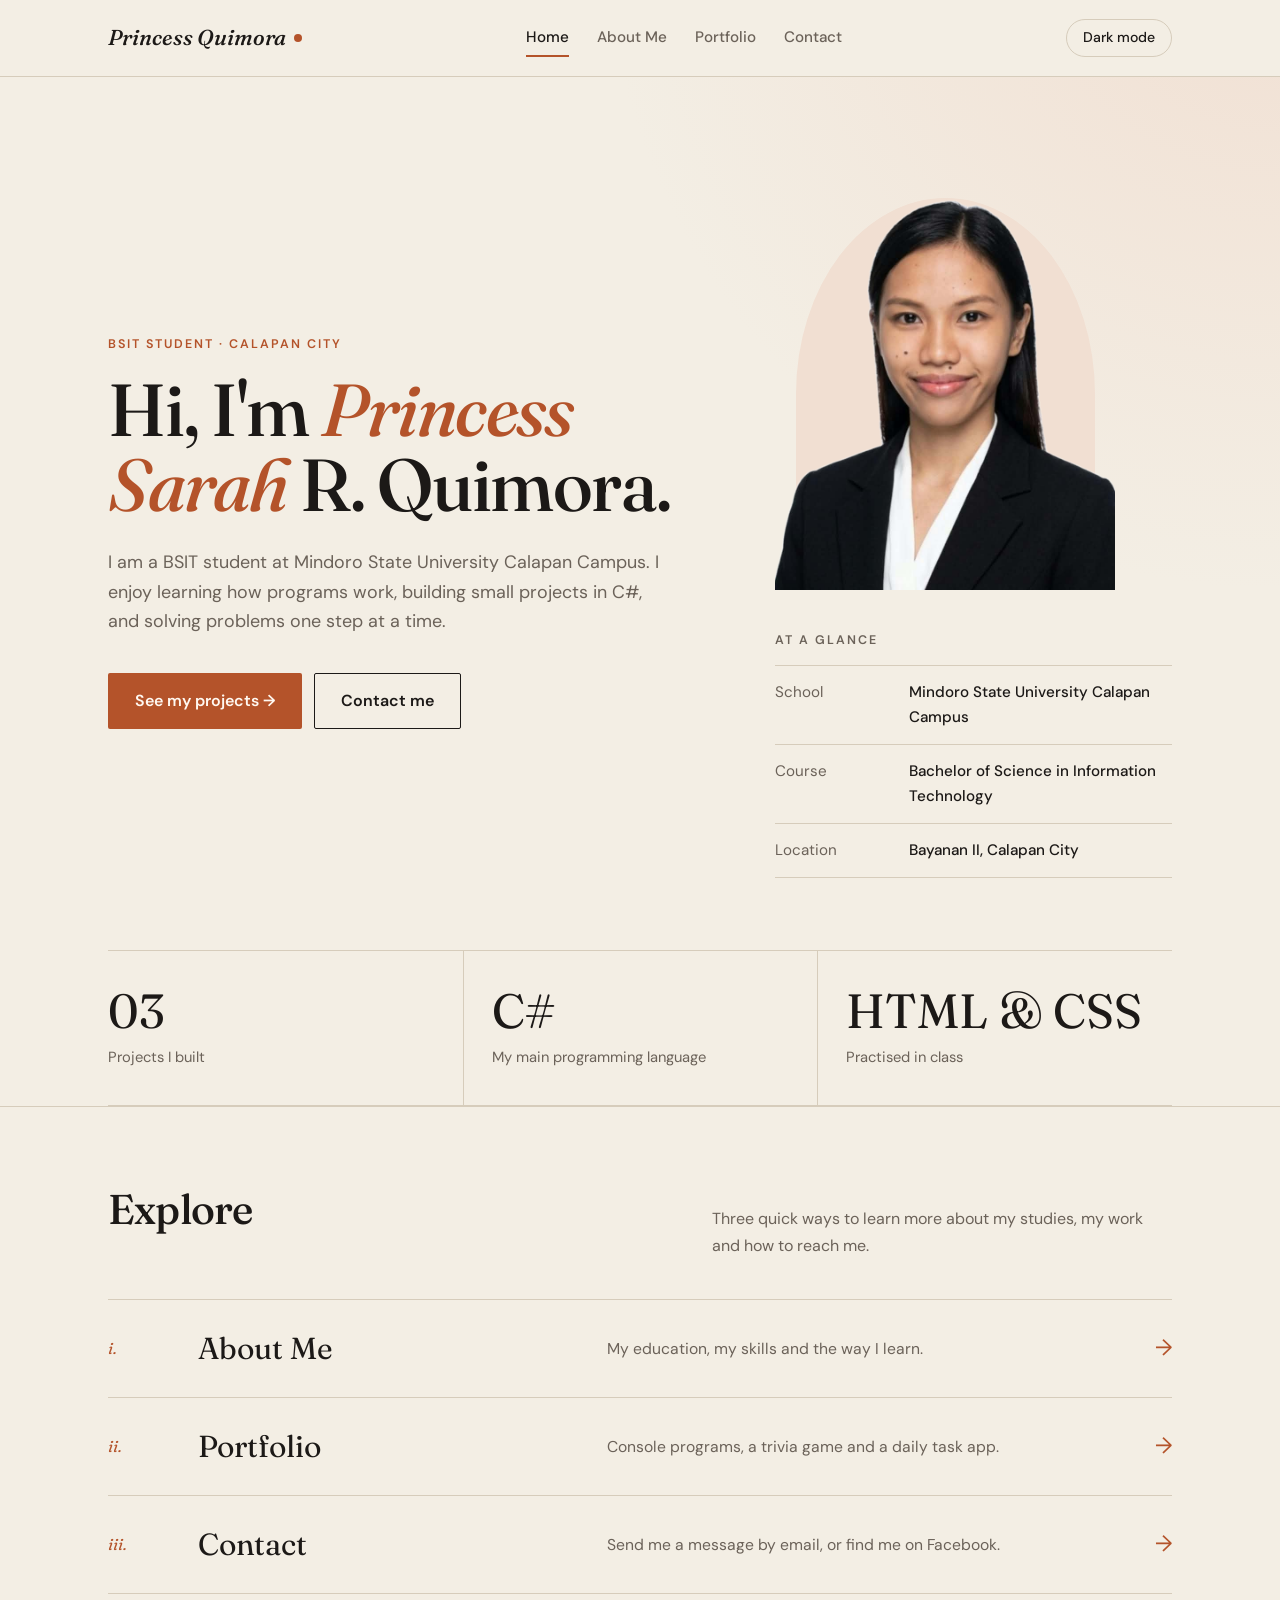
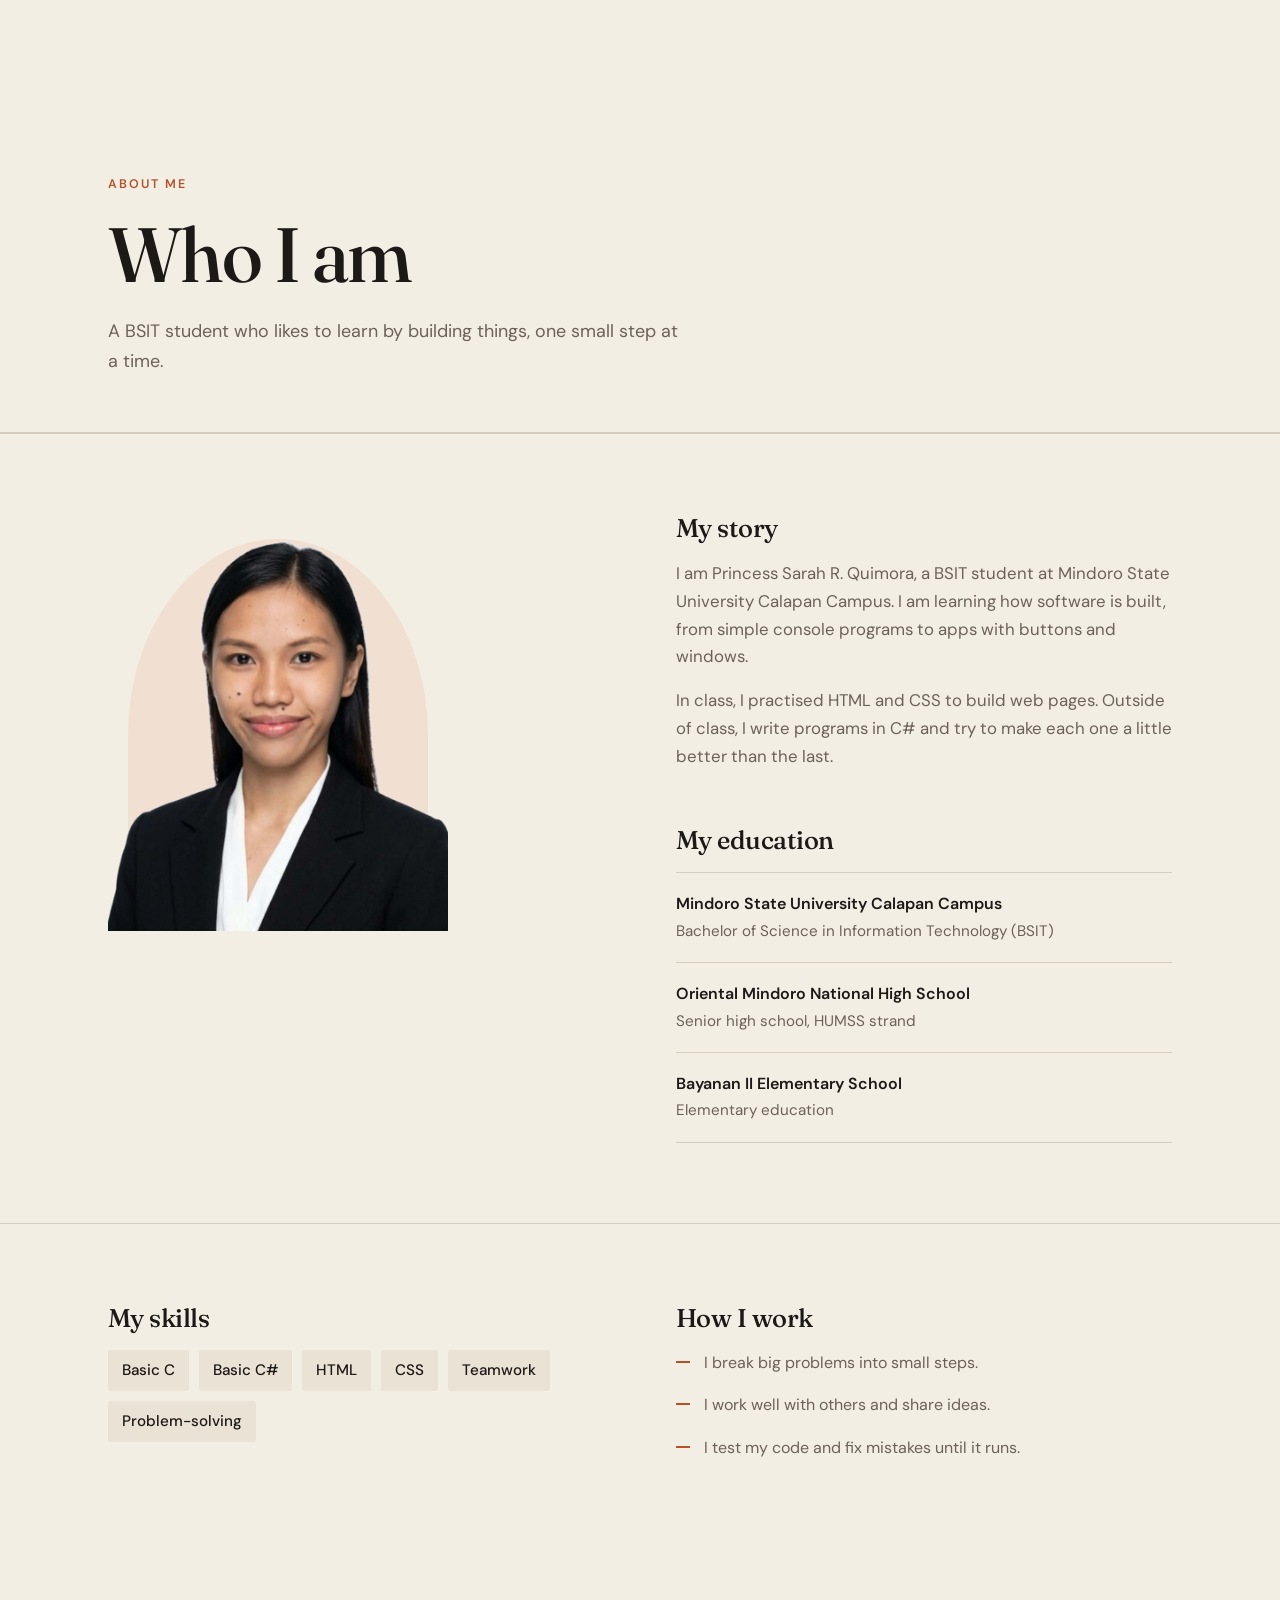
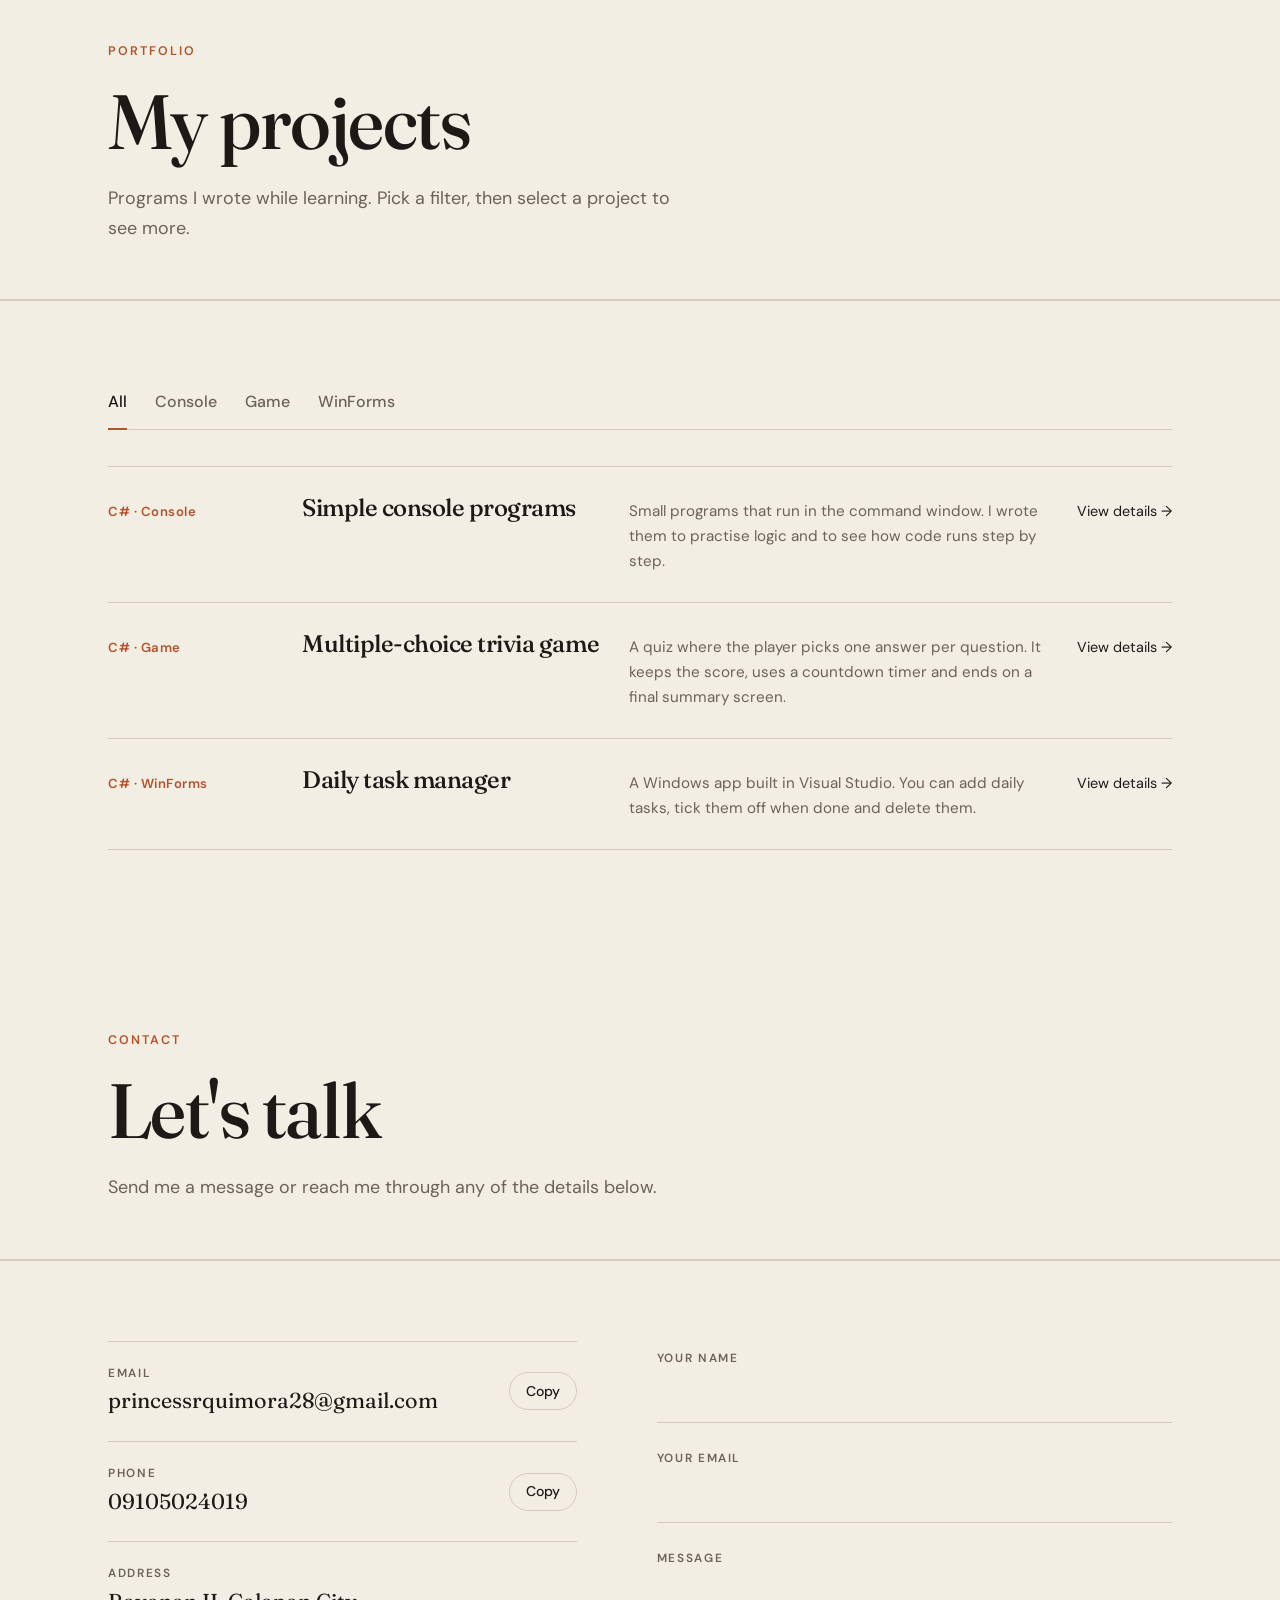
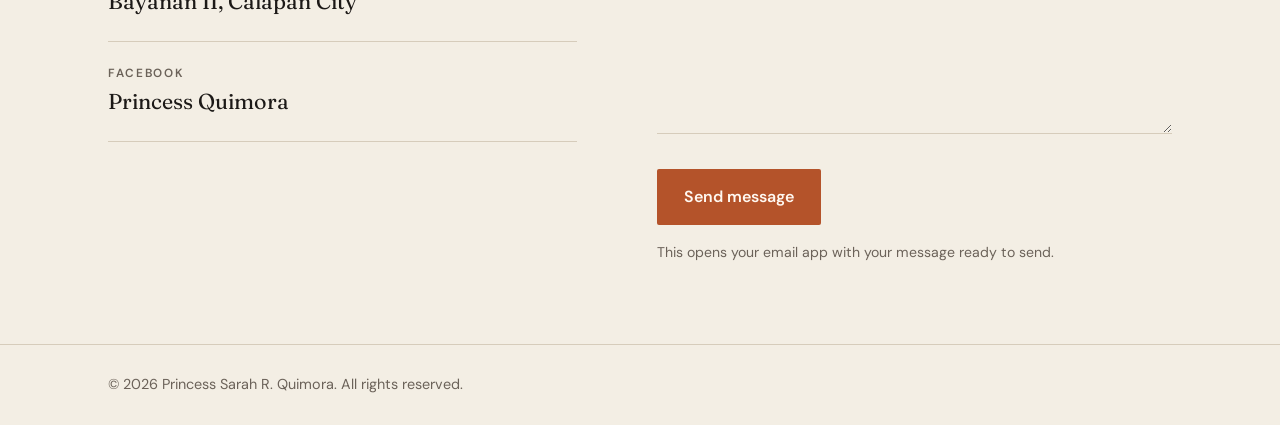
<file: index.html>
<!DOCTYPE html>
<html lang="en">
<head>
    <meta charset="UTF-8">
    <meta name="viewport" content="width=device-width, initial-scale=1.0">
    <title>Princess Sarah R. Quimora | Home</title>
    <meta name="description" content="Princess Sarah R. Quimora, a BSIT student at Mindoro State University Calapan Campus. About me, projects and contact.">
    <link rel="preconnect" href="https://fonts.googleapis.com">
    <link rel="preconnect" href="https://fonts.gstatic.com" crossorigin>
    <link href="https://fonts.googleapis.com/css2?family=DM+Sans:wght@400;500;600&family=Fraunces:ital,opsz,wght@0,9..144,400;0,9..144,500;1,9..144,400;1,9..144,500&display=swap" rel="stylesheet">
    <link rel="stylesheet" href="style.css">
</head>
<body>
    <header class="site-header">
        <div class="container header-inner">
            <a href="#home" class="brand">Princess Quimora</a>
            <nav class="nav" id="site-nav">
                <a href="#home" class="is-active">Home</a>
                <a href="#about">About Me</a>
                <a href="#portfolio">Portfolio</a>
                <a href="#contact">Contact</a>
            </nav>
            <div class="header-actions">
                <button class="icon-btn" id="theme-toggle" type="button"><span id="theme-label">Dark mode</span></button>
                <button class="icon-btn menu-btn" type="button" aria-expanded="false" aria-controls="site-nav">Menu</button>
            </div>
        </div>
    </header>

    <main>
        <div id="home" class="container">
            <section class="hero">
                <div>
                    <span class="eyebrow">BSIT Student · Calapan City</span>
                    <h1>Hi, I'm <em>Princess Sarah</em> R. Quimora.</h1>
                    <p class="lead">I am a BSIT student at Mindoro State University Calapan Campus. I enjoy learning how programs work, building small projects in C#, and solving problems one step at a time.</p>
                    <div class="hero-actions">
                        <a href="#portfolio" class="btn btn-primary">See my projects →</a>
                        <a href="#contact" class="btn btn-ghost">Contact me</a>
                    </div>
                </div>
                <aside class="hero-meta">
                    <div class="portrait-frame">
                        <img class="portrait" src="photos/Princess-cutout.png" alt="Princess Sarah R. Quimora">
                    </div>
                    <p class="meta-title">At a glance</p>
                    <dl class="fact-list">
                        <div><dt>School</dt><dd>Mindoro State University Calapan Campus</dd></div>
                        <div><dt>Course</dt><dd>Bachelor of Science in Information Technology</dd></div>
                        <div><dt>Location</dt><dd>Bayanan II, Calapan City</dd></div>
                    </dl>
                </aside>
            </section>

            <div class="stats">
                <div class="stat">
                    <div class="stat-value">03</div>
                    <div class="stat-label">Projects I built</div>
                </div>
                <div class="stat">
                    <div class="stat-value">C#</div>
                    <div class="stat-label">My main programming language</div>
                </div>
                <div class="stat">
                    <div class="stat-value">HTML &amp; CSS</div>
                    <div class="stat-label">Practised in class</div>
                </div>
            </div>
        </div>

        <section class="section">
            <div class="container">
                <div class="section-head">
                    <h2>Explore</h2>
                    <p>Three quick ways to learn more about my studies, my work and how to reach me.</p>
                </div>
                <div class="index-list">
                    <a href="#about" class="index-row">
                        <span class="index-num">i.</span>
                        <span class="index-title">About Me</span>
                        <span class="index-desc">My education, my skills and the way I learn.</span>
                        <span class="index-arrow">→</span>
                    </a>
                    <a href="#portfolio" class="index-row">
                        <span class="index-num">ii.</span>
                        <span class="index-title">Portfolio</span>
                        <span class="index-desc">Console programs, a trivia game and a daily task app.</span>
                        <span class="index-arrow">→</span>
                    </a>
                    <a href="#contact" class="index-row">
                        <span class="index-num">iii.</span>
                        <span class="index-title">Contact</span>
                        <span class="index-desc">Send me a message by email, or find me on Facebook.</span>
                        <span class="index-arrow">→</span>
                    </a>
                </div>
            </div>
        </section>

        <section id="about" class="page-block">
            <section class="page-head">
                <div class="container">
                    <span class="eyebrow">About Me</span>
                    <h1>Who I am</h1>
                    <p>A BSIT student who likes to learn by building things, one small step at a time.</p>
                </div>
            </section>

            <section class="section">
                <div class="container about-grid">
                    <div class="portrait-frame">
                        <img class="portrait" src="photos/Princess-cutout.png" alt="Princess Sarah R. Quimora">
                    </div>
                    <div>
                        <div>
                            <h3>My story</h3>
                            <p class="body-text">I am Princess Sarah R. Quimora, a BSIT student at Mindoro State University Calapan Campus. I am learning how software is built, from simple console programs to apps with buttons and windows.</p>
                            <p class="body-text">In class, I practised HTML and CSS to build web pages. Outside of class, I write programs in C# and try to make each one a little better than the last.</p>
                        </div>
                        <div>
                            <h3>My education</h3>
                            <ul class="timeline">
                                <li>
                                    <strong>Mindoro State University Calapan Campus</strong>
                                    <span>Bachelor of Science in Information Technology (BSIT)</span>
                                </li>
                                <li>
                                    <strong>Oriental Mindoro National High School</strong>
                                    <span>Senior high school, HUMSS strand</span>
                                </li>
                                <li>
                                    <strong>Bayanan II Elementary School</strong>
                                    <span>Elementary education</span>
                                </li>
                            </ul>
                        </div>
                    </div>
                </div>
            </section>

            <section class="section">
                <div class="container about-grid">
                    <div>
                        <h3>My skills</h3>
                        <div class="chips">
                            <span class="chip">Basic C</span>
                            <span class="chip">Basic C#</span>
                            <span class="chip">HTML</span>
                            <span class="chip">CSS</span>
                            <span class="chip">Teamwork</span>
                            <span class="chip">Problem-solving</span>
                        </div>
                    </div>
                    <div>
                        <h3>How I work</h3>
                        <ul class="bullet-list">
                            <li>I break big problems into small steps.</li>
                            <li>I work well with others and share ideas.</li>
                            <li>I test my code and fix mistakes until it runs.</li>
                        </ul>
                    </div>
                </div>
            </section>
        </section>

        <section id="portfolio" class="page-block">
            <section class="page-head">
                <div class="container">
                    <span class="eyebrow">Portfolio</span>
                    <h1>My projects</h1>
                    <p>Programs I wrote while learning. Pick a filter, then select a project to see more.</p>
                </div>
            </section>

            <section class="section">
                <div class="container">
                    <div class="filters">
                        <button type="button" class="icon-btn filter-btn is-active" data-filter="all">All</button>
                        <button type="button" class="icon-btn filter-btn" data-filter="console">Console</button>
                        <button type="button" class="icon-btn filter-btn" data-filter="game">Game</button>
                        <button type="button" class="icon-btn filter-btn" data-filter="winforms">WinForms</button>
                    </div>
                    <div class="card-grid" id="project-grid"></div>
                </div>
            </section>
        </section>

        <section id="contact" class="page-block">
            <section class="page-head">
                <div class="container">
                    <span class="eyebrow">Contact</span>
                    <h1>Let's talk</h1>
                    <p>Send me a message or reach me through any of the details below.</p>
                </div>
            </section>

            <section class="section">
                <div class="container contact-grid">
                    <div>
                        <div class="contact-item">
                            <div>
                                <span class="label">Email</span>
                                <span class="value">princessrquimora28@gmail.com</span>
                            </div>
                            <button type="button" class="icon-btn" data-copy="princessrquimora28@gmail.com" data-label="Email">Copy</button>
                        </div>
                        <div class="contact-item">
                            <div>
                                <span class="label">Phone</span>
                                <span class="value">09105024019</span>
                            </div>
                            <button type="button" class="icon-btn" data-copy="09105024019" data-label="Phone number">Copy</button>
                        </div>
                        <div class="contact-item">
                            <div>
                                <span class="label">Address</span>
                                <span class="value">Bayanan II, Calapan City</span>
                            </div>
                        </div>
                        <div class="contact-item">
                            <div>
                                <span class="label">Facebook</span>
                                <span class="value">Princess Quimora</span>
                            </div>
                        </div>
                    </div>

                    <form class="contact-form" id="contact-form">
                        <div class="field">
                            <label for="name">Your name</label>
                            <input type="text" id="name" name="name" required>
                        </div>
                        <div class="field">
                            <label for="email">Your email</label>
                            <input type="email" id="email" name="email" required>
                        </div>
                        <div class="field">
                            <label for="message">Message</label>
                            <textarea id="message" name="message" rows="5" required></textarea>
                        </div>
                        <button type="submit" class="btn btn-primary">Send message</button>
                        <p class="form-note">This opens your email app with your message ready to send.</p>
                    </form>
                </div>
            </section>
        </section>
    </main>

    <div class="modal" id="project-modal" aria-hidden="true" role="dialog" aria-modal="true">
        <div class="modal-card">
            <button type="button" class="icon-btn modal-close" aria-label="Close">Close</button>
            <span class="tag" id="modal-tag"></span>
            <h2 id="modal-title"></h2>
            <p class="modal-text" id="modal-summary"></p>
            <dl class="fact-list">
                <div><dt>What I learned</dt><dd id="modal-focus"></dd></div>
                <div><dt>Tools</dt><dd id="modal-tools"></dd></div>
            </dl>
        </div>
    </div>

    <footer class="site-footer">
        <div class="container">
            &copy; <span data-year></span> Princess Sarah R. Quimora. All rights reserved.
        </div>
    </footer>

    <div class="toast" id="toast" role="status" aria-live="polite"></div>
    <script src="script.js"></script>
    <script>
        const sectionLinks = [...document.querySelectorAll('.nav a[href^="#"]')];
        const sectionTargets = sectionLinks.map(link => document.querySelector(link.getAttribute('href')));
        function updateActiveLink() {
            const line = 120;
            let current = 0;
            sectionTargets.forEach((target, i) => {
                if (target && target.getBoundingClientRect().top <= line) current = i;
            });
            sectionLinks.forEach((link, i) => link.classList.toggle('is-active', i === current));
        }
        window.addEventListener('scroll', updateActiveLink, { passive: true });
        updateActiveLink();
    </script>
</body>
</html>
</file>
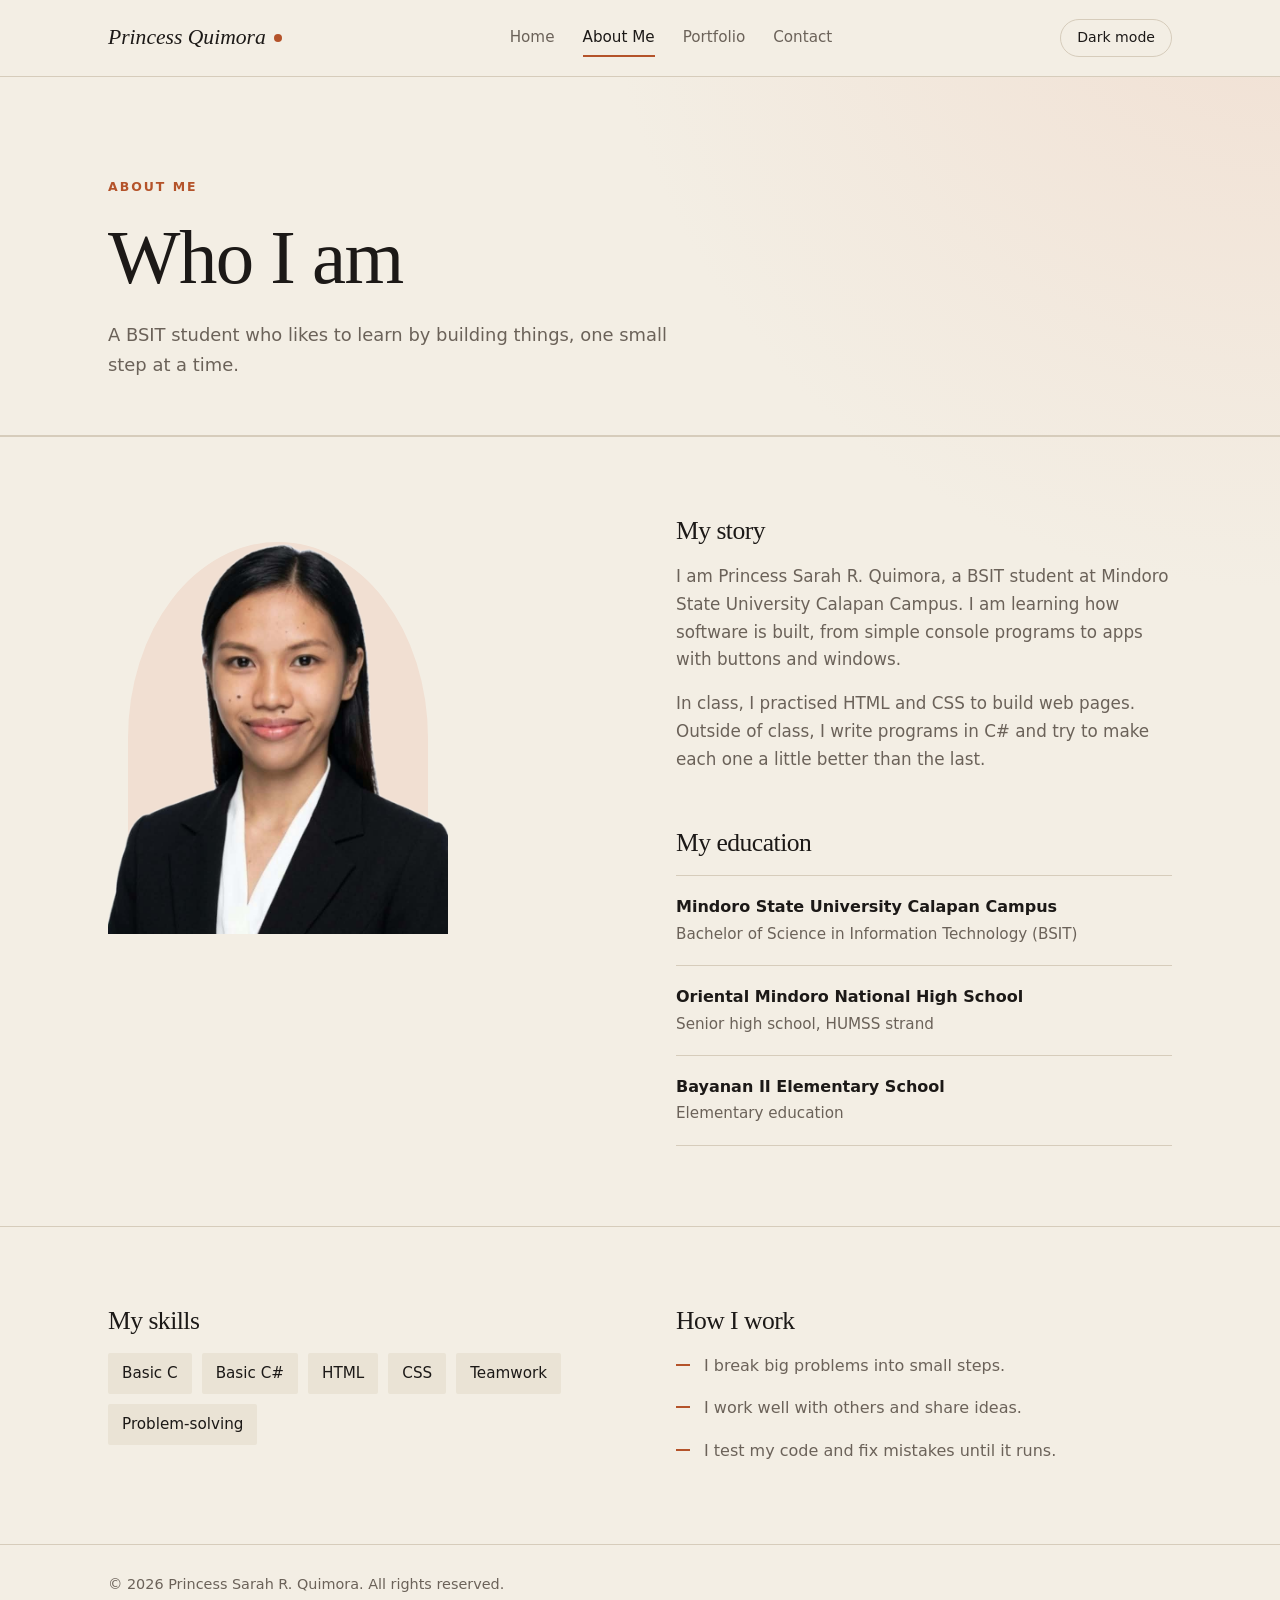
<file: pages/aboutme.html>
<!DOCTYPE html>
<html lang="en">
<head>
    <meta charset="UTF-8">
    <meta name="viewport" content="width=device-width, initial-scale=1.0">
    <title>Princess Sarah R. Quimora | About Me</title>
    <meta name="description" content="Learn about Princess Sarah R. Quimora's education, skills and background.">
    <link rel="preconnect" href="https://fonts.googleapis.com">
    <link rel="preconnect" href="https://fonts.gstatic.com" crossorigin>
    <link href="https://fonts.googleapis.com/css2?family=Inter:wght@400;500;600&family=Plus+Jakarta+Sans:wght@600;700;800&display=swap" rel="stylesheet">
    <link rel="stylesheet" href="../style.css">
</head>
<body>
    <header class="site-header">
        <div class="container header-inner">
            <a href="home.html" class="brand">Princess Quimora</a>
            <nav class="nav" id="site-nav">
                <a href="home.html">Home</a>
                <a href="aboutme.html" class="is-active">About Me</a>
                <a href="portfolio.html">Portfolio</a>
                <a href="contact.html">Contact</a>
            </nav>
            <div class="header-actions">
                <button class="icon-btn" id="theme-toggle" type="button"><span id="theme-label">Dark mode</span></button>
                <button class="icon-btn menu-btn" type="button" aria-expanded="false" aria-controls="site-nav">Menu</button>
            </div>
        </div>
    </header>

    <main>
        <section class="page-head">
            <div class="container">
                <span class="eyebrow">About Me</span>
                <h1>Who I am</h1>
                <p>A BSIT student who likes to learn by building things, one small step at a time.</p>
            </div>
        </section>

        <section class="section">
            <div class="container about-grid">
                <div class="portrait-frame">
                    <img class="portrait" src="../photos/Princess-cutout.png" alt="Princess Sarah R. Quimora">
                </div>
                <div>
                    <div>
                        <h3>My story</h3>
                        <p class="body-text">I am Princess Sarah R. Quimora, a BSIT student at Mindoro State University Calapan Campus. I am learning how software is built, from simple console programs to apps with buttons and windows.</p>
                        <p class="body-text">In class, I practised HTML and CSS to build web pages. Outside of class, I write programs in C# and try to make each one a little better than the last.</p>
                    </div>
                    <div>
                        <h3>My education</h3>
                        <ul class="timeline">
                            <li>
                                <strong>Mindoro State University Calapan Campus</strong>
                                <span>Bachelor of Science in Information Technology (BSIT)</span>
                            </li>
                            <li>
                                <strong>Oriental Mindoro National High School</strong>
                                <span>Senior high school, HUMSS strand</span>
                            </li>
                            <li>
                                <strong>Bayanan II Elementary School</strong>
                                <span>Elementary education</span>
                            </li>
                        </ul>
                    </div>
                </div>
            </div>
        </section>

        <section class="section">
            <div class="container about-grid">
                <div>
                    <h3>My skills</h3>
                    <div class="chips">
                        <span class="chip">Basic C</span>
                        <span class="chip">Basic C#</span>
                        <span class="chip">HTML</span>
                        <span class="chip">CSS</span>
                        <span class="chip">Teamwork</span>
                        <span class="chip">Problem-solving</span>
                    </div>
                </div>
                <div>
                    <h3>How I work</h3>
                    <ul class="bullet-list">
                        <li>I break big problems into small steps.</li>
                        <li>I work well with others and share ideas.</li>
                        <li>I test my code and fix mistakes until it runs.</li>
                    </ul>
                </div>
            </div>
        </section>
    </main>

    <footer class="site-footer">
        <div class="container">
            &copy; <span data-year></span> Princess Sarah R. Quimora. All rights reserved.
        </div>
    </footer>

    <div class="toast" id="toast" role="status" aria-live="polite"></div>
    <script src="../script.js"></script>
</body>
</html>
</file>
<file: style.css>
/* Shared styles for all pages */
:root {
    --bg: #F3EEE4;
    --surface: #FBF8F2;
    --surface-2: #EAE3D5;
    --text: #1C1917;
    --muted: #6B6259;
    --line: #D6CCBB;
    --accent: #B4532A;
    --accent-hover: #8F3E1E;
    --accent-soft: #F1DFD2;
    --on-accent: #FFF8F1;
    --serif: 'Fraunces', Georgia, serif;
    --sans: 'DM Sans', system-ui, sans-serif;
}

html.dark {
    --bg: #15120F;
    --surface: #1E1A16;
    --surface-2: #26201B;
    --text: #F3ECE2;
    --muted: #A39886;
    --line: #3A322A;
    --accent: #F0A070;
    --accent-hover: #F7BE97;
    --accent-soft: rgba(240, 160, 112, 0.14);
    --on-accent: #1A110B;
}

* {
    box-sizing: border-box;
}

html {
    scroll-behavior: smooth;
}

body {
    margin: 0;
    font-family: var(--sans);
    font-size: 16px;
    line-height: 1.65;
    color: var(--text);
    background: radial-gradient(circle at 100% -10%, var(--accent-soft), transparent 42%), var(--bg);
    background-attachment: fixed;
    transition: background-color 0.3s ease, color 0.3s ease;
    -webkit-font-smoothing: antialiased;
}

h1, h2, h3 {
    font-family: var(--serif);
    font-weight: 500;
    line-height: 1.1;
    letter-spacing: -0.02em;
    margin: 0;
}

p {
    margin: 0;
}

a {
    color: var(--accent);
}

img {
    max-width: 100%;
}

.container {
    max-width: 1120px;
    margin: 0 auto;
    padding: 0 28px;
}

.muted {
    color: var(--muted);
}

/* Header and menu */
.site-header {
    position: sticky;
    top: 0;
    z-index: 40;
    background: var(--bg);
    border-bottom: 1px solid var(--line);
}

.header-inner {
    position: relative;
    display: flex;
    align-items: center;
    justify-content: space-between;
    gap: 16px;
    height: 76px;
}

.brand {
    display: flex;
    align-items: baseline;
    gap: 8px;
    font-family: var(--serif);
    font-size: 1.35rem;
    font-style: italic;
    font-weight: 500;
    color: var(--text);
    text-decoration: none;
    white-space: nowrap;
}

.brand::after {
    content: '';
    width: 8px;
    height: 8px;
    border-radius: 50%;
    background: var(--accent);
    align-self: center;
}

.nav {
    display: flex;
    gap: 28px;
}

.nav a {
    position: relative;
    padding: 6px 0;
    color: var(--muted);
    font-size: 0.95rem;
    font-weight: 500;
    text-decoration: none;
    transition: color 0.2s ease;
}

.nav a::after {
    content: '';
    position: absolute;
    left: 0;
    right: 0;
    bottom: 0;
    height: 2px;
    background: var(--accent);
    transform: scaleX(0);
    transform-origin: left;
    transition: transform 0.25s ease;
}

.nav a:hover,
.nav a.is-active {
    color: var(--text);
}

.nav a:hover::after,
.nav a.is-active::after {
    transform: scaleX(1);
}

.header-actions {
    display: flex;
    align-items: center;
    gap: 10px;
}

.icon-btn {
    height: 38px;
    padding: 0 16px;
    border-radius: 999px;
    border: 1px solid var(--line);
    background: transparent;
    color: var(--text);
    font: inherit;
    font-size: 0.88rem;
    font-weight: 500;
    white-space: nowrap;
    cursor: pointer;
    transition: border-color 0.2s ease, color 0.2s ease, background-color 0.2s ease;
}

.icon-btn:hover {
    border-color: var(--accent);
    color: var(--accent);
}

.menu-btn {
    display: none;
}

/* Buttons */
.btn {
    display: inline-flex;
    align-items: center;
    gap: 10px;
    padding: 14px 26px;
    border-radius: 2px;
    border: 1px solid transparent;
    font: inherit;
    font-weight: 600;
    text-decoration: none;
    cursor: pointer;
    transition: background-color 0.2s ease, color 0.2s ease, border-color 0.2s ease;
}

.btn-primary {
    background: var(--accent);
    color: var(--on-accent);
}

.btn-primary:hover {
    background: var(--accent-hover);
}

.btn-ghost {
    border-color: var(--text);
    color: var(--text);
    background: transparent;
}

.btn-ghost:hover {
    background: var(--text);
    color: var(--bg);
}

/* Shared headings and sections */
.eyebrow {
    display: inline-block;
    margin-bottom: 18px;
    font-size: 0.78rem;
    font-weight: 600;
    text-transform: uppercase;
    letter-spacing: 0.16em;
    color: var(--accent);
}

.hero {
    display: grid;
    grid-template-columns: 1.5fr 1fr;
    gap: 72px;
    align-items: center;
    padding: 96px 0 64px;
}

.hero h1 {
    font-size: clamp(2.6rem, 5.8vw, 4.6rem);
    line-height: 1.02;
    margin-bottom: 26px;
}

.hero h1 em {
    color: var(--accent);
    font-style: italic;
}

.lead {
    font-size: 1.12rem;
    color: var(--muted);
    max-width: 560px;
}

.hero-actions {
    display: flex;
    flex-wrap: wrap;
    gap: 12px;
    margin-top: 36px;
}

.section {
    padding: 80px 0;
    border-top: 1px solid var(--line);
}

.section-head {
    display: flex;
    align-items: baseline;
    justify-content: space-between;
    gap: 24px;
    margin-bottom: 40px;
}

.section-head h2 {
    font-size: clamp(1.9rem, 3.4vw, 2.6rem);
}

.section-head p {
    color: var(--muted);
    max-width: 460px;
}

.page-head {
    padding: 96px 0 56px;
    border-bottom: 1px solid var(--line);
}

.page-head h1 {
    font-size: clamp(2.8rem, 6vw, 4.8rem);
    margin-bottom: 20px;
}

.page-head p {
    color: var(--muted);
    font-size: 1.12rem;
    max-width: 580px;
}

/* Home: index list and quick facts */
.hero-meta {
    padding-bottom: 8px;
}

.hero-meta .meta-title {
    margin-top: 8px;
}

.portrait {
    display: block;
    width: 100%;
    max-width: 340px;
    aspect-ratio: 768 / 942;
    object-fit: contain;
    object-position: center bottom;
    margin-bottom: 32px;
    position: relative;
}

.portrait-frame {
    position: relative;
    width: 100%;
    max-width: 340px;
    margin-bottom: 40px;
    align-self: start;
}

.portrait-frame::before {
    content: '';
    position: absolute;
    inset: 6% 6% 0 6%;
    border-radius: 50% 50% 0 0;
    background: var(--accent-soft);
}

.portrait-frame .portrait {
    margin: 0;
    position: relative;
    max-width: none;
}

.meta-title {
    margin-bottom: 14px;
    font-size: 0.78rem;
    font-weight: 600;
    text-transform: uppercase;
    letter-spacing: 0.16em;
    color: var(--muted);
}

.stats {
    display: grid;
    grid-template-columns: repeat(3, 1fr);
    border-top: 1px solid var(--line);
    border-bottom: 1px solid var(--line);
}

.stat {
    padding: 36px 28px 36px 0;
}

.stat + .stat {
    padding-left: 28px;
    border-left: 1px solid var(--line);
}

.stat-value {
    font-family: var(--serif);
    font-size: 3rem;
    font-weight: 400;
    line-height: 1;
    color: var(--text);
}

.stat-label {
    margin-top: 10px;
    font-size: 0.92rem;
    color: var(--muted);
}

.index-list {
    border-top: 1px solid var(--line);
}

.index-row {
    display: grid;
    grid-template-columns: 70px 1fr 1.3fr 40px;
    align-items: center;
    gap: 20px;
    padding: 30px 0;
    border-bottom: 1px solid var(--line);
    color: var(--text);
    text-decoration: none;
    transition: padding-left 0.3s ease, background-color 0.3s ease;
}

.index-row:hover {
    padding-left: 16px;
    background: var(--surface-2);
}

.index-num {
    font-family: var(--serif);
    font-style: italic;
    color: var(--accent);
    font-size: 1rem;
}

.index-title {
    font-family: var(--serif);
    font-size: 1.9rem;
    line-height: 1.1;
}

.index-desc {
    color: var(--muted);
    font-size: 0.98rem;
}

.index-arrow {
    justify-self: end;
    font-size: 1.4rem;
    color: var(--accent);
}

/* Shared fact list */
.fact-list {
    margin: 0;
    border-top: 1px solid var(--line);
}

.fact-list div {
    display: grid;
    grid-template-columns: 120px 1fr;
    gap: 14px;
    padding: 14px 0;
    border-bottom: 1px solid var(--line);
    font-size: 0.95rem;
}

.fact-list dt {
    color: var(--muted);
}

.fact-list dd {
    margin: 0;
    font-weight: 500;
}

/* About page */
.about-grid {
    display: grid;
    grid-template-columns: 1fr 1fr;
    gap: 72px;
}

.about-grid h3 {
    font-size: 1.6rem;
    margin-bottom: 18px;
}

.about-grid p + p {
    margin-top: 16px;
}

.about-grid > div > div + div {
    margin-top: 56px;
}

.body-text {
    color: var(--muted);
    font-size: 1.05rem;
}

.timeline {
    list-style: none;
    margin: 0;
    padding: 0;
    border-top: 1px solid var(--line);
}

.timeline li {
    padding: 18px 0;
    border-bottom: 1px solid var(--line);
}

.timeline strong {
    display: block;
    font-weight: 600;
}

.timeline span {
    color: var(--muted);
    font-size: 0.95rem;
}

.chips {
    display: flex;
    flex-wrap: wrap;
    gap: 10px;
}

.chip {
    padding: 8px 14px;
    border-radius: 2px;
    background: var(--surface-2);
    font-size: 0.95rem;
    font-weight: 500;
}

.bullet-list {
    margin: 0;
    padding: 0;
    list-style: none;
    color: var(--muted);
    display: grid;
    gap: 16px;
}

.bullet-list li {
    padding-left: 28px;
    position: relative;
}

.bullet-list li::before {
    content: '';
    position: absolute;
    left: 0;
    top: 0.7em;
    width: 14px;
    height: 2px;
    background: var(--accent);
}

/* Portfolio page */
.filters {
    display: flex;
    flex-wrap: wrap;
    gap: 6px 28px;
    margin-bottom: 36px;
    border-bottom: 1px solid var(--line);
}

.filter-btn {
    height: auto;
    padding: 8px 0 12px;
    margin-bottom: -1px;
    border: none;
    border-bottom: 2px solid transparent;
    border-radius: 0;
    background: transparent;
    font-size: 1rem;
    color: var(--muted);
}

.filter-btn:hover {
    color: var(--text);
    border-color: transparent;
}

.filter-btn.is-active {
    color: var(--text);
    border-bottom-color: var(--accent);
}

#project-grid {
    display: block;
    border-top: 1px solid var(--line);
}

.project-card {
    display: grid;
    grid-template-columns: 170px 1fr 1.4fr auto;
    align-items: baseline;
    gap: 24px;
    width: 100%;
    padding: 28px 0;
    border: none;
    border-bottom: 1px solid var(--line);
    border-radius: 0;
    background: transparent;
    color: var(--text);
    font: inherit;
    text-align: left;
    cursor: pointer;
    transition: padding-left 0.3s ease, background-color 0.3s ease;
}

.project-card:hover {
    transform: none;
    box-shadow: none;
    border-color: var(--line);
    padding-left: 14px;
    background: var(--surface-2);
}

.project-card .tag {
    padding: 0;
    background: none;
    color: var(--accent);
    font-size: 0.82rem;
    font-weight: 600;
    letter-spacing: 0.04em;
}

.project-card h3 {
    font-size: 1.5rem;
    margin: 0;
}

.project-card p {
    flex: none;
    color: var(--muted);
    font-size: 0.95rem;
}

.project-card .card-link {
    margin: 0;
    font-size: 0.9rem;
    white-space: nowrap;
    color: var(--text);
}

.modal {
    position: fixed;
    inset: 0;
    z-index: 100;
    display: none;
    align-items: center;
    justify-content: center;
    padding: 20px;
    background: rgba(12, 9, 6, 0.6);
}

.modal.is-open {
    display: flex;
}

.modal-card {
    position: relative;
    width: 100%;
    max-width: 600px;
    max-height: 90vh;
    overflow-y: auto;
    padding: 44px 40px 36px;
    background: var(--surface);
    border-top: 4px solid var(--accent);
    box-shadow: 0 30px 60px rgba(0, 0, 0, 0.3);
}

.modal-card h2 {
    font-size: 2.2rem;
    margin: 14px 0 14px;
}

.modal-card .modal-text {
    color: var(--muted);
    margin-bottom: 26px;
    font-size: 1.02rem;
}

.modal-close {
    position: absolute;
    top: 18px;
    right: 18px;
}

/* Contact page */
.contact-grid {
    display: grid;
    grid-template-columns: 1fr 1.1fr;
    gap: 80px;
    align-items: start;
}

.contact-item {
    display: flex;
    align-items: center;
    justify-content: space-between;
    gap: 14px;
    padding: 22px 0;
    border-bottom: 1px solid var(--line);
}

.contact-grid > div > .contact-item:first-child {
    border-top: 1px solid var(--line);
}

.contact-item .label {
    display: block;
    font-size: 0.74rem;
    font-weight: 600;
    text-transform: uppercase;
    letter-spacing: 0.14em;
    color: var(--muted);
}

.contact-item .value {
    font-family: var(--serif);
    font-size: 1.35rem;
    overflow-wrap: anywhere;
}

.contact-form {
    padding: 8px 0 0;
}

.field {
    margin-bottom: 26px;
}

.field label {
    display: block;
    margin-bottom: 6px;
    font-size: 0.74rem;
    font-weight: 600;
    text-transform: uppercase;
    letter-spacing: 0.14em;
    color: var(--muted);
}

.field input,
.field textarea {
    width: 100%;
    padding: 10px 0;
    border: none;
    border-bottom: 1px solid var(--line);
    border-radius: 0;
    background: transparent;
    color: var(--text);
    font: inherit;
    font-size: 1.05rem;
    transition: border-color 0.2s ease;
}

.field textarea {
    resize: vertical;
}

.field input:focus,
.field textarea:focus {
    outline: none;
    border-bottom-color: var(--accent);
}

.form-note {
    margin-top: 16px;
    font-size: 0.88rem;
    color: var(--muted);
}

/* Footer and pop-up message */
.site-footer {
    margin-top: 0;
    padding: 28px 0;
    border-top: 1px solid var(--line);
    color: var(--muted);
    font-size: 0.9rem;
}

.toast {
    position: fixed;
    right: 24px;
    bottom: 24px;
    z-index: 110;
    padding: 14px 20px;
    border-radius: 2px;
    background: var(--text);
    color: var(--bg);
    font-size: 0.92rem;
    font-weight: 500;
    box-shadow: 0 12px 30px rgba(0, 0, 0, 0.2);
    opacity: 0;
    transform: translateY(12px);
    pointer-events: none;
    transition: opacity 0.25s ease, transform 0.25s ease;
}

.toast.show {
    opacity: 1;
    transform: translateY(0);
}

/* Small screens */
@media (max-width: 860px) {
    .hero,
    .about-grid,
    .contact-grid {
        grid-template-columns: 1fr;
    }

    .hero {
        padding: 56px 0 44px;
        gap: 44px;
    }

    .menu-btn {
        display: inline-flex;
        align-items: center;
    }

    .nav {
        display: none;
        position: absolute;
        top: 76px;
        left: 0;
        right: 0;
        flex-direction: column;
        gap: 0;
        padding: 8px 28px 16px;
        background: var(--bg);
        border-bottom: 1px solid var(--line);
    }

    .nav a {
        padding: 12px 0;
        border-bottom: 1px solid var(--line);
    }

    .nav a::after {
        display: none;
    }

    .nav.is-open {
        display: flex;
    }

    .stat + .stat {
        padding-left: 0;
        border-left: none;
    }

    .stats {
        grid-template-columns: 1fr;
    }

    .stat,
    .stat + .stat {
        padding: 24px 0;
        border-bottom: 1px solid var(--line);
    }

    .stat:last-child {
        border-bottom: none;
    }

    .index-row {
        grid-template-columns: 44px 1fr 24px;
    }

    .index-desc {
        grid-column: 2 / 3;
    }

    .index-arrow {
        grid-row: 1;
        grid-column: 3;
    }

    .project-card {
        grid-template-columns: 1fr;
        gap: 6px;
    }

    .page-head {
        padding: 64px 0 40px;
    }
}

@media (max-width: 480px) {
    .container {
        padding: 0 20px;
    }

    .header-inner {
        gap: 8px;
    }

    .brand {
        font-size: 1.15rem;
    }

    .brand::after {
        display: none;
    }

    .icon-btn {
        padding: 0 12px;
    }

    .index-title {
        font-size: 1.5rem;
    }

    .modal-card {
        padding: 36px 24px 26px;
    }
}
</file>
